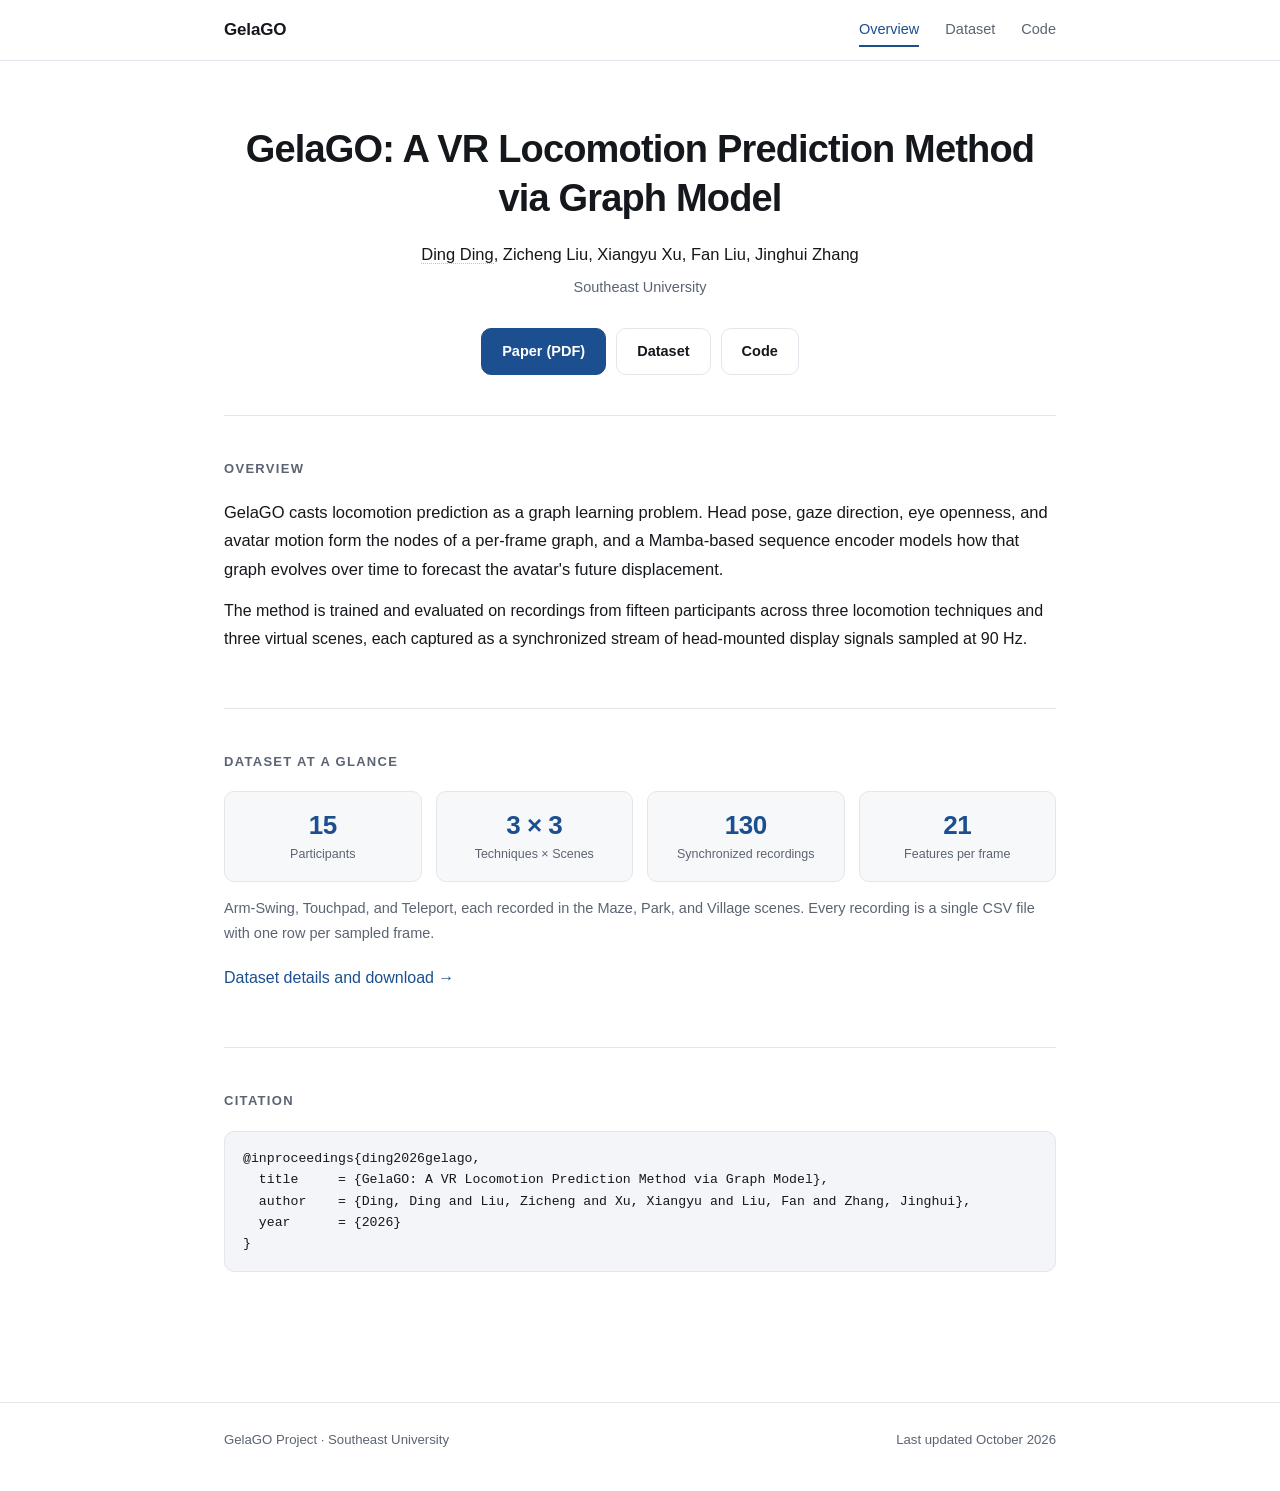
<file: index.html>
<!DOCTYPE html>
<html lang="en">
<head>
<meta charset="utf-8">
<meta name="viewport" content="width=device-width, initial-scale=1">
<title>GelaGO — A VR Locomotion Prediction Method via Graph Model</title>
<meta name="description" content="Project page for GelaGO: A VR Locomotion Prediction Method via Graph Model. Dataset and code release.">
<link rel="icon" href="data:image/svg+xml,<svg xmlns='http://www.w3.org/2000/svg' viewBox='0 0 32 32'><rect width='32' height='32' rx='7' fill='%231b4f8f'/><text x='16' y='23' font-family='system-ui,sans-serif' font-size='18' font-weight='700' fill='white' text-anchor='middle'>G</text></svg>">
<link rel="stylesheet" href="assets/style.css">
</head>
<body>

<header class="nav">
  <div class="wrap nav-inner">
    <a class="brand" href="index.html">GelaGO</a>
    <nav>
      <a href="index.html" class="active">Overview</a>
      <a href="dataset.html">Dataset</a>
      <a href="code.html">Code</a>
    </nav>
  </div>
</header>

<main>
  <div class="wrap">

    <section class="hero">
      <h1>GelaGO: A VR Locomotion Prediction Method<br>via Graph Model</h1>
      <p class="authors">
        <a href="mailto:dingding-1@seu.edu.cn">Ding Ding</a>,
        Zicheng Liu, Xiangyu Xu, Fan Liu, Jinghui Zhang
      </p>
      <p class="affil">Southeast University</p>
      <div class="actions">
        <!-- TODO: Paper 按钮换成正式 PDF 链接 -->
        <a class="btn primary" href="#">Paper (PDF)</a>
        <a class="btn" href="dataset.html">Dataset</a>
        <a class="btn" href="code.html">Code</a>
      </div>
    </section>

    <section class="block">
      <h2>Overview</h2>
      <p class="lead">
        GelaGO casts locomotion prediction as a graph learning problem. Head pose, gaze direction,
        eye openness, and avatar motion form the nodes of a per-frame graph, and a Mamba-based sequence
        encoder models how that graph evolves over time to forecast the avatar's future displacement.
      </p>
      <p>
        The method is trained and evaluated on recordings from fifteen participants across three
        locomotion techniques and three virtual scenes, each captured as a synchronized stream of
        head-mounted display signals sampled at 90 Hz.
      </p>
    </section>

    <section class="block">
      <h2>Dataset at a glance</h2>
      <div class="stats">
        <div class="stat"><span class="num">15</span><span class="lbl">Participants</span></div>
        <div class="stat"><span class="num">3 &times; 3</span><span class="lbl">Techniques &times; Scenes</span></div>
        <div class="stat"><span class="num">130</span><span class="lbl">Synchronized recordings</span></div>
        <div class="stat"><span class="num">21</span><span class="lbl">Features per frame</span></div>
      </div>
      <p class="muted" style="margin-top:14px;font-size:14.5px;">
        Arm-Swing, Touchpad, and Teleport, each recorded in the Maze, Park, and Village scenes.
        Every recording is a single CSV file with one row per sampled frame.
      </p>
      <p style="margin-top:18px;">
        <a href="dataset.html">Dataset details and download &rarr;</a>
      </p>
    </section>

    <section class="block">
      <h2>Citation</h2>
      <!-- TODO: 补充页码与 DOI -->
      <pre><code>@inproceedings{ding2026gelago,
  title     = {GelaGO: A VR Locomotion Prediction Method via Graph Model},
  author    = {Ding, Ding and Liu, Zicheng and Xu, Xiangyu and Liu, Fan and Zhang, Jinghui},
  year      = {2026}
}</code></pre>
    </section>

  </div>
</main>

<footer>
  <div class="wrap">
    <span>GelaGO Project &middot; Southeast University</span>
    <span>Last updated October 2026</span>
  </div>
</footer>

</body>
</html>
</file>
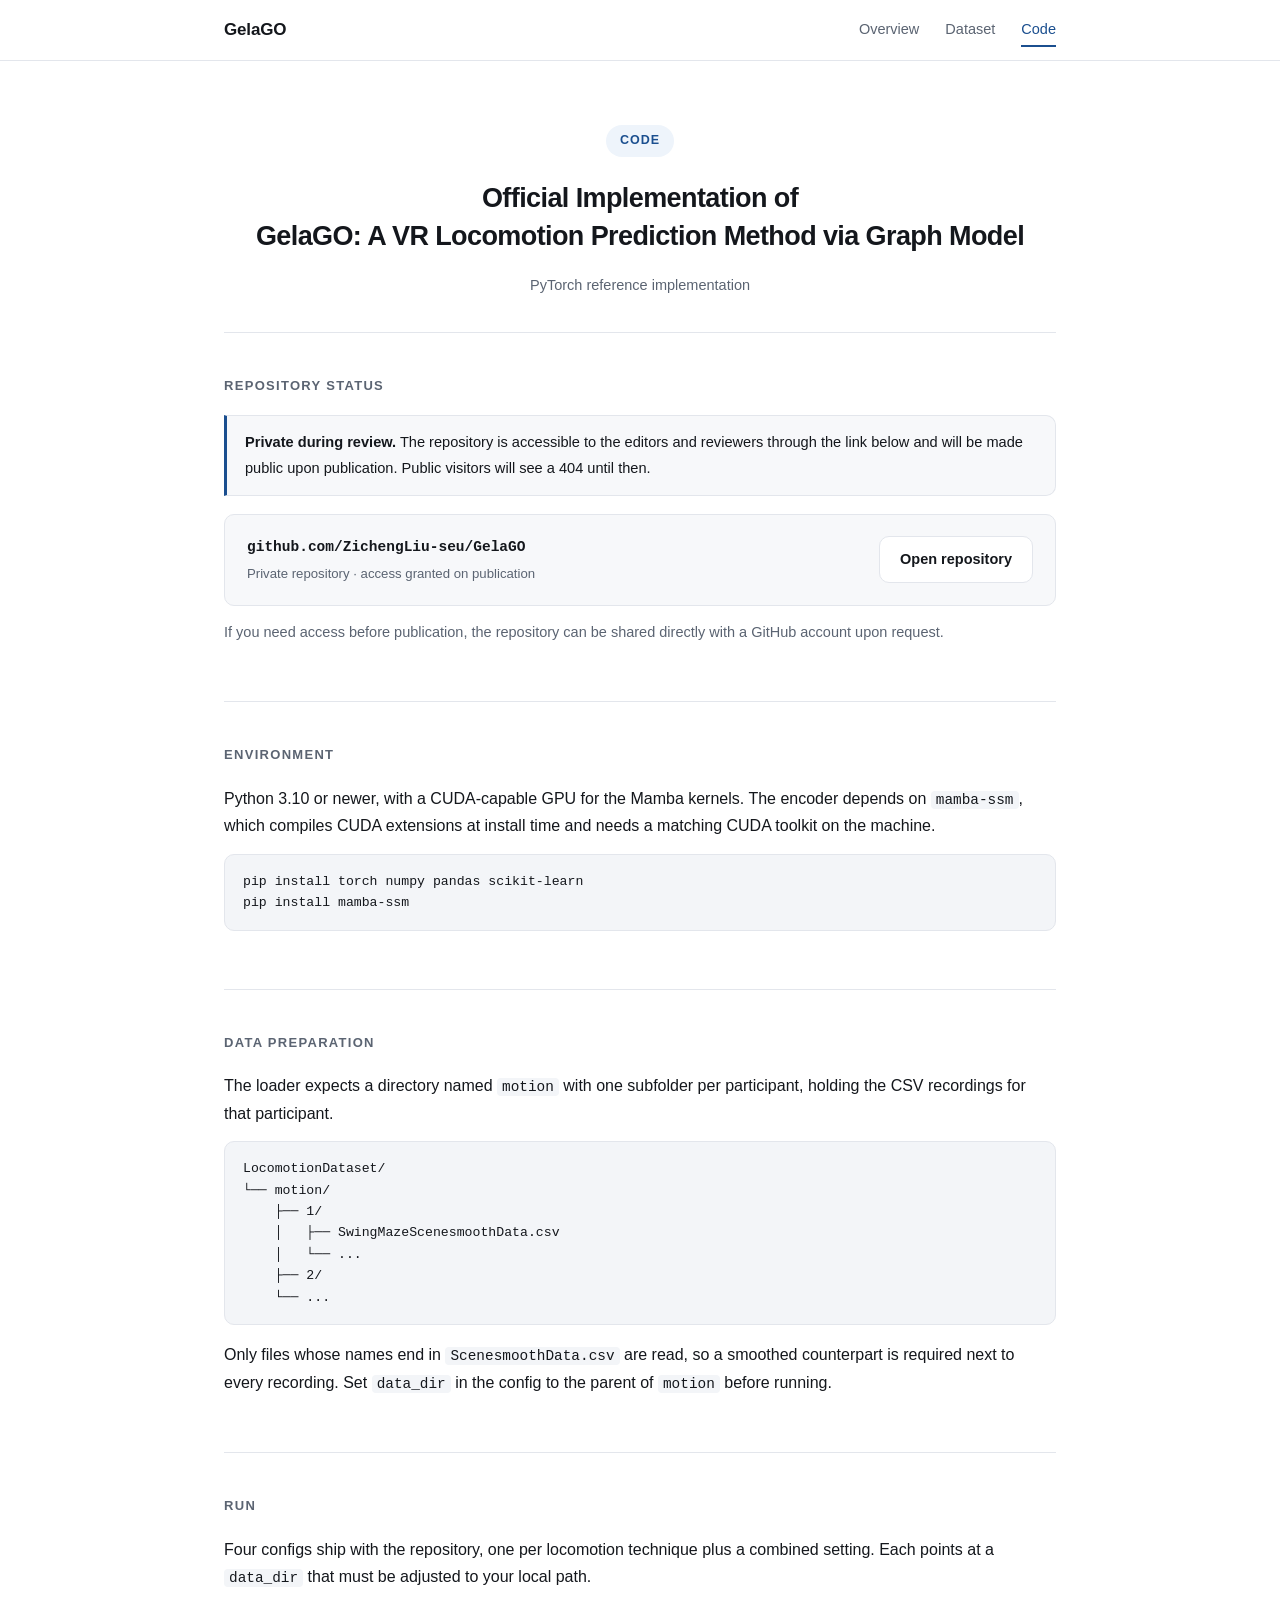
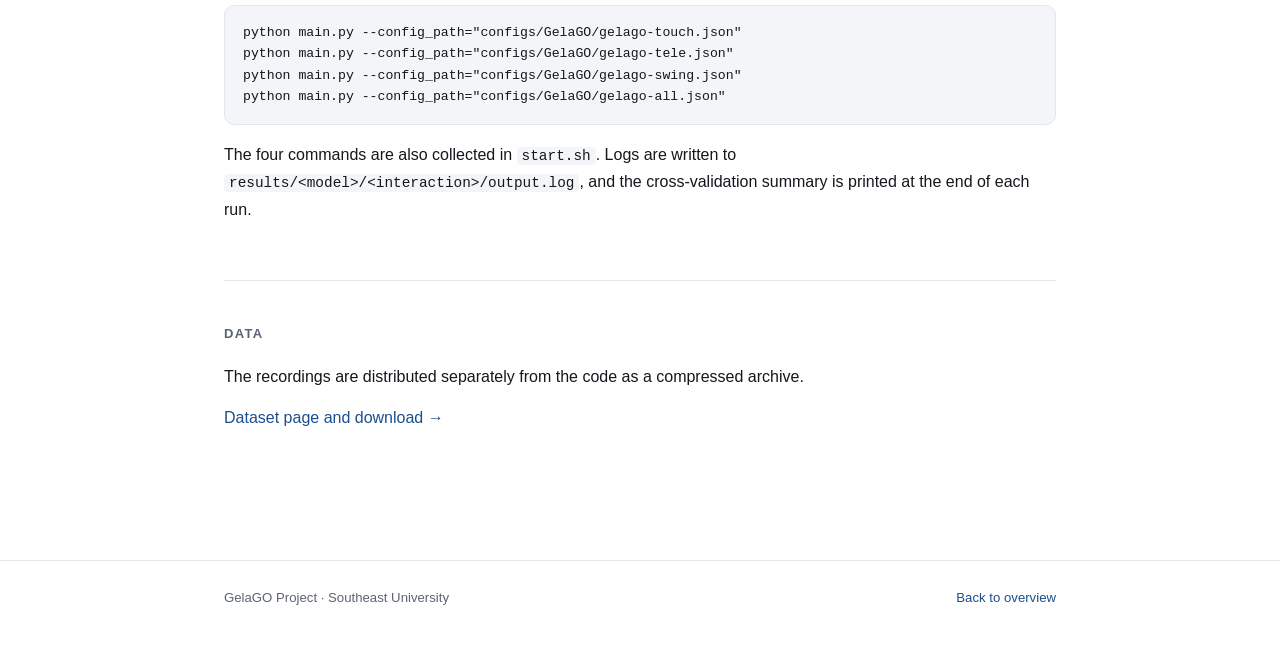
<file: code.html>
<!DOCTYPE html>
<html lang="en">
<head>
<meta charset="utf-8">
<meta name="viewport" content="width=device-width, initial-scale=1">
<title>Code — GelaGO</title>
<meta name="description" content="Official implementation of GelaGO: A VR Locomotion Prediction Method via Graph Model.">
<link rel="icon" href="data:image/svg+xml,<svg xmlns='http://www.w3.org/2000/svg' viewBox='0 0 32 32'><rect width='32' height='32' rx='7' fill='%231b4f8f'/><text x='16' y='23' font-family='system-ui,sans-serif' font-size='18' font-weight='700' fill='white' text-anchor='middle'>G</text></svg>">
<link rel="stylesheet" href="assets/style.css">
</head>
<body>

<header class="nav">
  <div class="wrap nav-inner">
    <a class="brand" href="index.html">GelaGO</a>
    <nav>
      <a href="index.html">Overview</a>
      <a href="dataset.html">Dataset</a>
      <a href="code.html" class="active">Code</a>
    </nav>
  </div>
</header>

<main>
  <div class="wrap">

    <section class="hero" style="padding-bottom:34px;">
      <div class="venue">Code</div>
      <h1 style="font-size:clamp(20px,2.6vw,27px);line-height:1.42;">
        Official Implementation of<br>GelaGO: A VR Locomotion Prediction Method via Graph Model
      </h1>
      <p class="affil" style="margin-bottom:0;">PyTorch reference implementation</p>
    </section>

    <section class="block">
      <h2>Repository status</h2>
      <div class="note">
        <strong>Private during review.</strong>
        The repository is accessible to the editors and reviewers through the link below and will be made
        public upon publication. Public visitors will see a 404 until then.
      </div>
      <!-- TODO: 换成真实仓库地址 -->
      <div class="dl">
        <div class="dl-info">
          <div class="dl-name">github.com/ZichengLiu-seu/GelaGO</div>
          <div class="dl-meta">Private repository &middot; access granted on publication</div>
        </div>
        <a class="btn" href="https://github.com/ZichengLiu-seu/GelaGO" target="_blank" rel="noopener">Open repository</a>
      </div>
      <p class="muted" style="font-size:14.5px;">
        If you need access before publication, the repository can be shared directly with a GitHub
        account upon request.
      </p>
    </section>

    <section class="block">
      <h2>Environment</h2>
      <p>
        Python 3.10 or newer, with a CUDA-capable GPU for the Mamba kernels. The encoder depends on
        <code>mamba-ssm</code>, which compiles CUDA extensions at install time and needs a matching
        CUDA toolkit on the machine.
      </p>
      <pre><code>pip install torch numpy pandas scikit-learn
pip install mamba-ssm</code></pre>
    </section>

    <section class="block">
      <h2>Data preparation</h2>
      <p>
        The loader expects a directory named <code>motion</code> with one subfolder per participant,
        holding the CSV recordings for that participant.
      </p>
      <pre><code>LocomotionDataset/
└── motion/
    ├── 1/
    │   ├── SwingMazeScenesmoothData.csv
    │   └── ...
    ├── 2/
    └── ...</code></pre>
      <p>
        Only files whose names end in <code>ScenesmoothData.csv</code> are read, so a smoothed
        counterpart is required next to every recording. Set <code>data_dir</code> in the config to the
        parent of <code>motion</code> before running.
      </p>
    </section>

    <section class="block">
      <h2>Run</h2>
      <p>
        Four configs ship with the repository, one per locomotion technique plus a combined setting.
        Each points at a <code>data_dir</code> that must be adjusted to your local path.
      </p>
      <pre><code>python main.py --config_path="configs/GelaGO/gelago-touch.json"
python main.py --config_path="configs/GelaGO/gelago-tele.json"
python main.py --config_path="configs/GelaGO/gelago-swing.json"
python main.py --config_path="configs/GelaGO/gelago-all.json"</code></pre>
      <p>
        The four commands are also collected in <code>start.sh</code>. Logs are written to
        <code>results/&lt;model&gt;/&lt;interaction&gt;/output.log</code>, and the cross-validation summary is
        printed at the end of each run.
      </p>
    </section>

    <section class="block">
      <h2>Data</h2>
      <p>
        The recordings are distributed separately from the code as a compressed archive.
      </p>
      <p><a href="dataset.html">Dataset page and download &rarr;</a></p>
    </section>

  </div>
</main>

<footer>
  <div class="wrap">
    <span>GelaGO Project &middot; Southeast University</span>
    <span><a href="index.html">Back to overview</a></span>
  </div>
</footer>

</body>
</html>
</file>
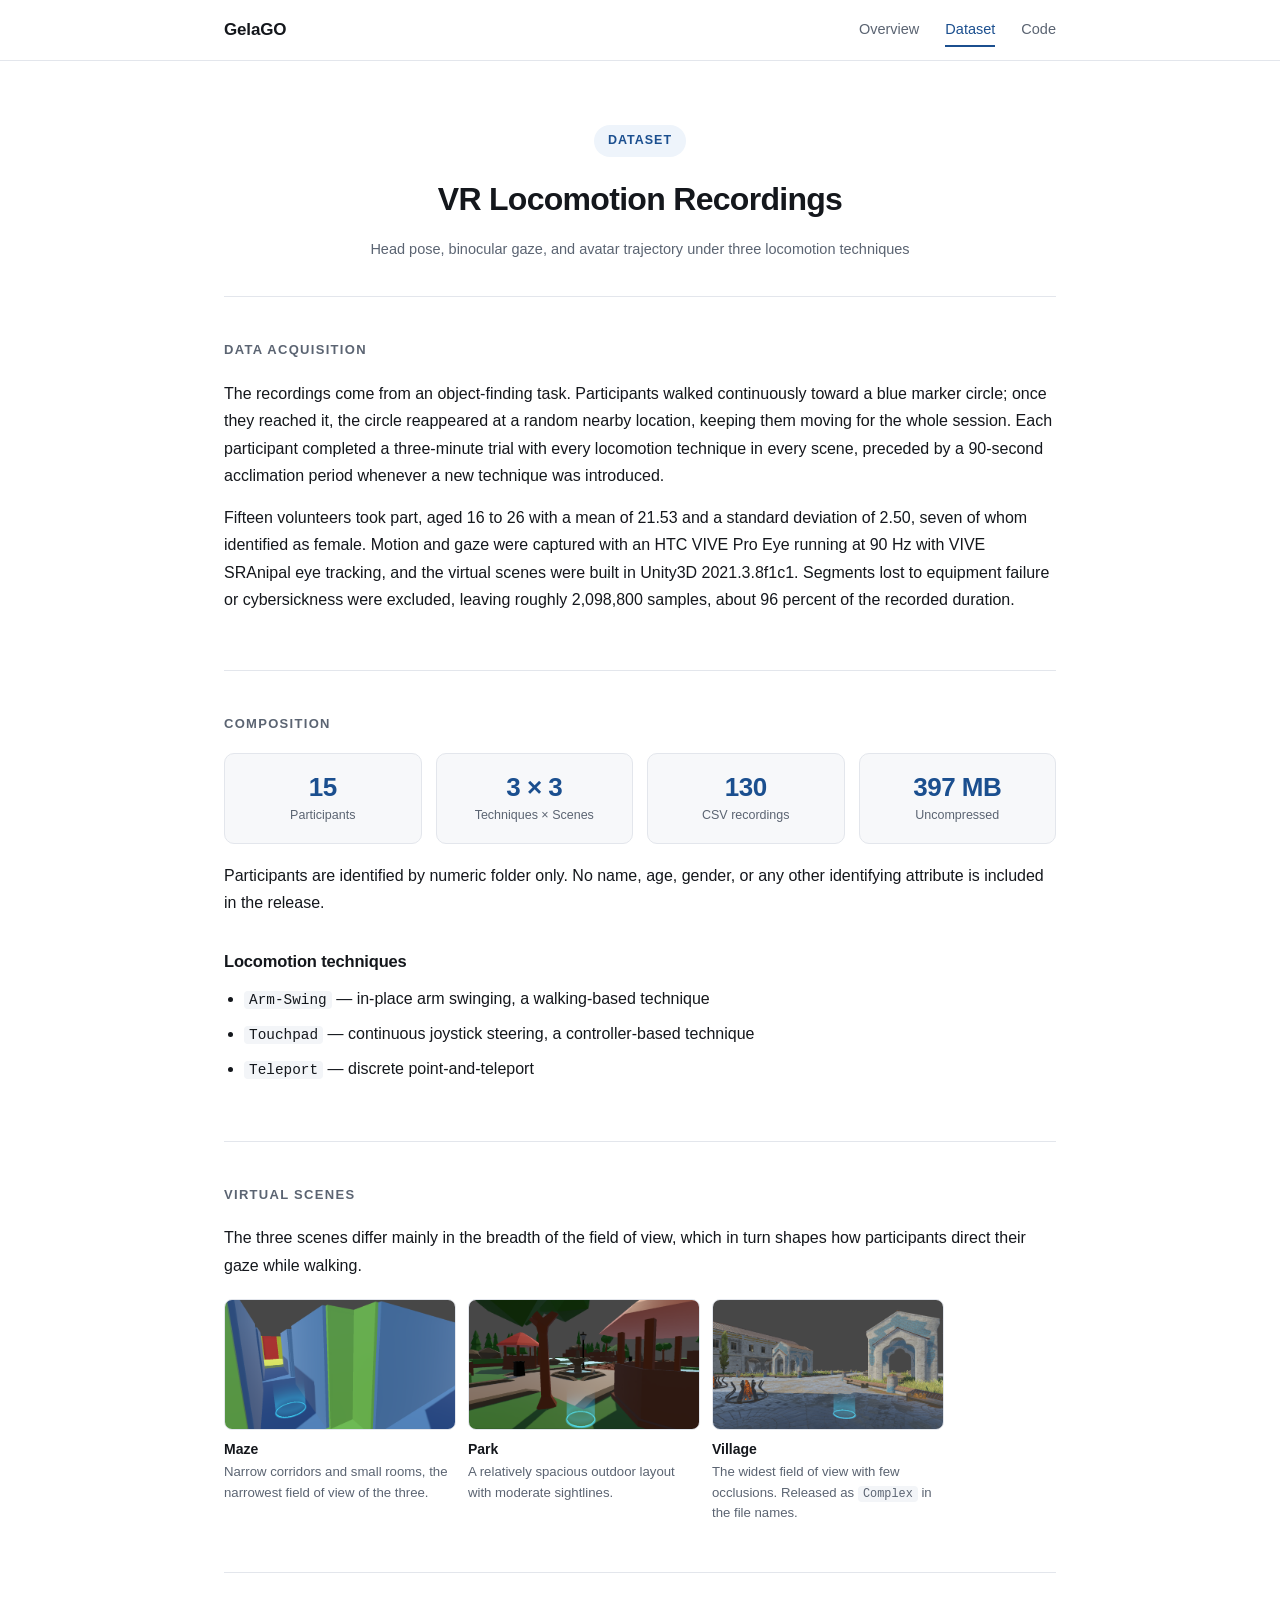
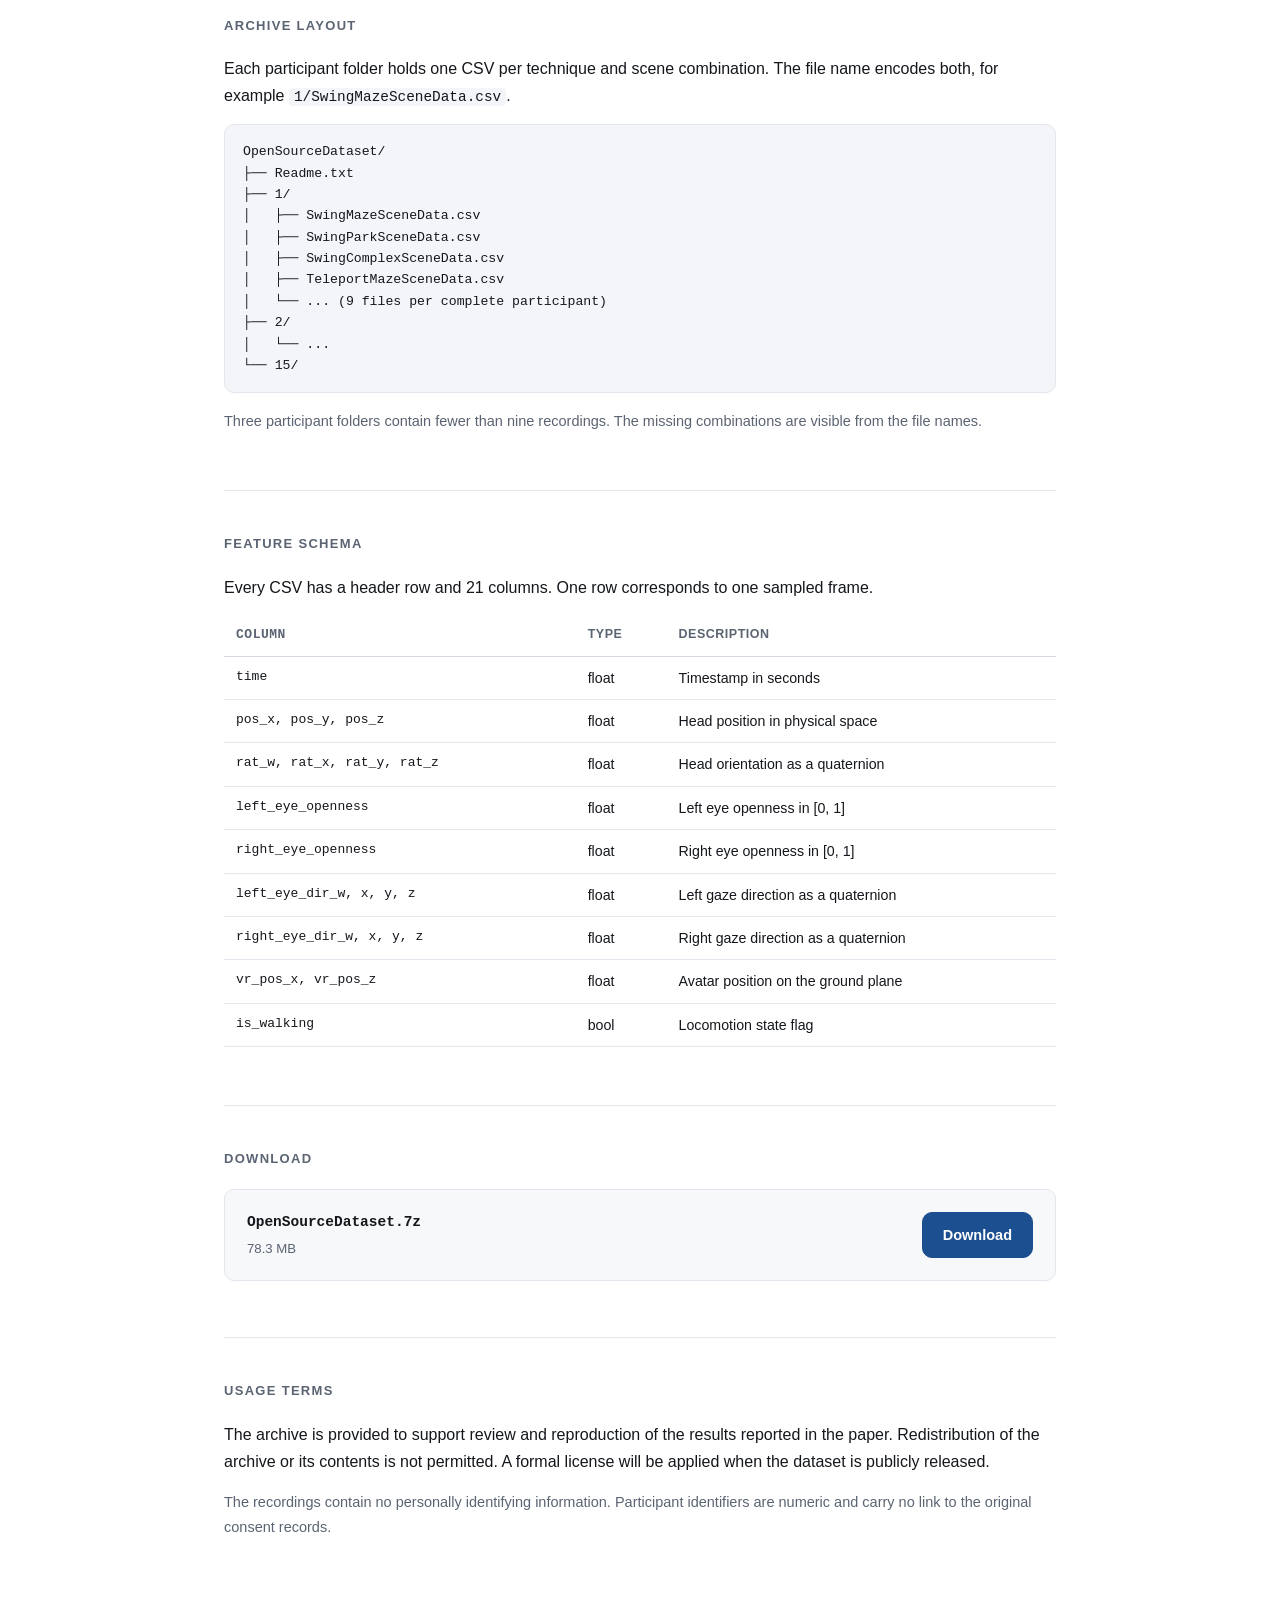
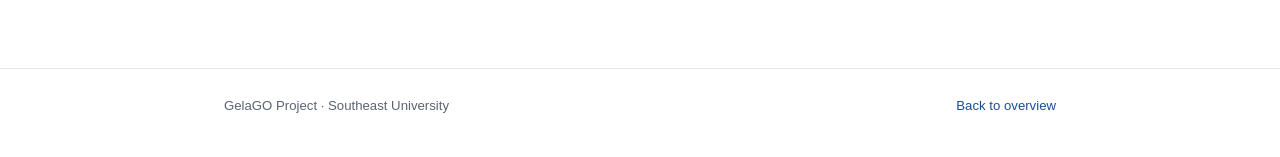
<file: dataset.html>
<!DOCTYPE html>
<html lang="en">
<head>
<meta charset="utf-8">
<meta name="viewport" content="width=device-width, initial-scale=1">
<title>Dataset — GelaGO</title>
<meta name="description" content="VR locomotion recordings from 15 participants across three locomotion techniques and three virtual scenes, captured as synchronized head pose and gaze streams at 90 Hz.">
<link rel="icon" href="data:image/svg+xml,<svg xmlns='http://www.w3.org/2000/svg' viewBox='0 0 32 32'><rect width='32' height='32' rx='7' fill='%231b4f8f'/><text x='16' y='23' font-family='system-ui,sans-serif' font-size='18' font-weight='700' fill='white' text-anchor='middle'>G</text></svg>">
<link rel="stylesheet" href="assets/style.css">
</head>
<body>

<header class="nav">
  <div class="wrap nav-inner">
    <a class="brand" href="index.html">GelaGO</a>
    <nav>
      <a href="index.html">Overview</a>
      <a href="dataset.html" class="active">Dataset</a>
      <a href="code.html">Code</a>
    </nav>
  </div>
</header>

<main>
  <div class="wrap">

    <section class="hero" style="padding-bottom:34px;">
      <div class="venue">Dataset</div>
      <h1 style="font-size:clamp(24px,3.4vw,32px);">VR Locomotion Recordings</h1>
      <p class="affil" style="margin-bottom:0;">
        Head pose, binocular gaze, and avatar trajectory under three locomotion techniques
      </p>
    </section>

    <section class="block">
      <h2>Data acquisition</h2>
      <p>
        The recordings come from an object-finding task. Participants walked continuously toward a blue
        marker circle; once they reached it, the circle reappeared at a random nearby location, keeping
        them moving for the whole session. Each participant completed a three-minute trial with every
        locomotion technique in every scene, preceded by a 90-second acclimation period whenever a
        new technique was introduced.
      </p>
      <p>
        Fifteen volunteers took part, aged 16 to 26 with a mean of 21.53 and a standard deviation of
        2.50, seven of whom identified as female. Motion and gaze were captured with an HTC VIVE Pro Eye
        running at 90 Hz with VIVE SRAnipal eye tracking, and the virtual scenes were built in Unity3D
        2021.3.8f1c1. Segments lost to equipment failure or cybersickness were excluded, leaving roughly
        2,098,800 samples, about 96 percent of the recorded duration.
      </p>
    </section>

    <section class="block">
      <h2>Composition</h2>
      <div class="stats">
        <div class="stat"><span class="num">15</span><span class="lbl">Participants</span></div>
        <div class="stat"><span class="num">3 &times; 3</span><span class="lbl">Techniques &times; Scenes</span></div>
        <div class="stat"><span class="num">130</span><span class="lbl">CSV recordings</span></div>
        <div class="stat"><span class="num">397 MB</span><span class="lbl">Uncompressed</span></div>
      </div>
      <p style="margin-top:18px;">
        Participants are identified by numeric folder only. No name, age, gender, or any other
        identifying attribute is included in the release.
      </p>

      <h3>Locomotion techniques</h3>
      <ul class="plain">
        <li><code>Arm-Swing</code> — in-place arm swinging, a walking-based technique</li>
        <li><code>Touchpad</code> — continuous joystick steering, a controller-based technique</li>
        <li><code>Teleport</code> — discrete point-and-teleport</li>
      </ul>
    </section>

    <section class="block">
      <h2>Virtual scenes</h2>
      <p>
        The three scenes differ mainly in the breadth of the field of view, which in turn shapes how
        participants direct their gaze while walking.
      </p>
      <div class="scenes">
        <figure class="scene">
          <img src="assets/img/maze.png" alt="Maze scene screenshot">
          <figcaption>
            <strong>Maze</strong>
            Narrow corridors and small rooms, the narrowest field of view of the three.
          </figcaption>
        </figure>
        <figure class="scene">
          <img src="assets/img/park.png" alt="Park scene screenshot">
          <figcaption>
            <strong>Park</strong>
            A relatively spacious outdoor layout with moderate sightlines.
          </figcaption>
        </figure>
        <figure class="scene">
          <img src="assets/img/village.png" alt="Village scene screenshot">
          <figcaption>
            <strong>Village</strong>
            The widest field of view with few occlusions. Released as <code>Complex</code> in the file
            names.
          </figcaption>
        </figure>
      </div>
    </section>

    <section class="block">
      <h2>Archive layout</h2>
      <p>
        Each participant folder holds one CSV per technique and scene combination. The file name encodes
        both, for example <code>1/SwingMazeSceneData.csv</code>.
      </p>
      <pre><code>OpenSourceDataset/
├── Readme.txt
├── 1/
│   ├── SwingMazeSceneData.csv
│   ├── SwingParkSceneData.csv
│   ├── SwingComplexSceneData.csv
│   ├── TeleportMazeSceneData.csv
│   └── ... (9 files per complete participant)
├── 2/
│   └── ...
└── 15/</code></pre>
      <p class="muted" style="font-size:14.5px;">
        Three participant folders contain fewer than nine recordings. The missing combinations are
        visible from the file names.
      </p>
    </section>

    <section class="block">
      <h2>Feature schema</h2>
      <p>Every CSV has a header row and 21 columns. One row corresponds to one sampled frame.</p>
      <table>
        <thead>
          <tr><th class="mono">Column</th><th>Type</th><th>Description</th></tr>
        </thead>
        <tbody>
          <tr><td class="mono">time</td><td>float</td><td>Timestamp in seconds</td></tr>
          <tr><td class="mono">pos_x, pos_y, pos_z</td><td>float</td><td>Head position in physical space</td></tr>
          <tr><td class="mono">rat_w, rat_x, rat_y, rat_z</td><td>float</td><td>Head orientation as a quaternion</td></tr>
          <tr><td class="mono">left_eye_openness</td><td>float</td><td>Left eye openness in [0, 1]</td></tr>
          <tr><td class="mono">right_eye_openness</td><td>float</td><td>Right eye openness in [0, 1]</td></tr>
          <tr><td class="mono">left_eye_dir_w, x, y, z</td><td>float</td><td>Left gaze direction as a quaternion</td></tr>
          <tr><td class="mono">right_eye_dir_w, x, y, z</td><td>float</td><td>Right gaze direction as a quaternion</td></tr>
          <tr><td class="mono">vr_pos_x, vr_pos_z</td><td>float</td><td>Avatar position on the ground plane</td></tr>
          <tr><td class="mono">is_walking</td><td>bool</td><td>Locomotion state flag</td></tr>
        </tbody>
      </table>
    </section>

    <section class="block">
      <h2>Download</h2>
      <div class="dl">
        <div class="dl-info">
          <div class="dl-name">OpenSourceDataset.7z</div>
          <div class="dl-meta">78.3 MB</div>
        </div>
        <a class="btn primary" href="files/OpenSourceDataset.7z" download>Download</a>
      </div>
    </section>

    <section class="block">
      <h2>Usage terms</h2>
      <p>
        The archive is provided to support review and reproduction of the results reported in the paper.
        Redistribution of the archive or its contents is not permitted. A formal license will be applied
        when the dataset is publicly released.
      </p>
      <p class="muted" style="font-size:14.5px;">
        The recordings contain no personally identifying information. Participant identifiers are numeric
        and carry no link to the original consent records.
      </p>
    </section>

  </div>
</main>

<footer>
  <div class="wrap">
    <span>GelaGO Project &middot; Southeast University</span>
    <span><a href="index.html">Back to overview</a></span>
  </div>
</footer>

</body>
</html>
</file>
<file: assets/style.css>
:root {
  --bg: #ffffff;
  --bg-soft: #f7f8fa;
  --bg-code: #f3f5f8;
  --text: #14171c;
  --muted: #5b6472;
  --line: #e3e6ec;
  --accent: #1b4f8f;
  --accent-2: #2f6db5;
  --accent-soft: #eef4fb;
  --warn-bg: #fdf6e8;
  --warn-line: #f0dcae;
  --warn-text: #7a5a12;
  --radius: 10px;
  --mono: "SFMono-Regular", Consolas, "Liberation Mono", Menlo, monospace;
}

* { box-sizing: border-box; }

html { -webkit-text-size-adjust: 100%; }

body {
  margin: 0;
  background: var(--bg);
  color: var(--text);
  font-family: -apple-system, BlinkMacSystemFont, "Segoe UI", Roboto, "Helvetica Neue", Arial, "Noto Sans", sans-serif;
  font-size: 16px;
  line-height: 1.72;
  -webkit-font-smoothing: antialiased;
}

.wrap {
  max-width: 880px;
  margin: 0 auto;
  padding: 0 24px;
}

a { color: var(--accent); text-decoration: none; }
a:hover { text-decoration: underline; }

/* ---------- nav ---------- */

.nav {
  position: sticky;
  top: 0;
  z-index: 20;
  background: rgba(255, 255, 255, 0.86);
  backdrop-filter: saturate(180%) blur(12px);
  border-bottom: 1px solid var(--line);
}

.nav-inner {
  display: flex;
  align-items: center;
  justify-content: space-between;
  height: 60px;
}

.brand {
  font-weight: 700;
  font-size: 17px;
  letter-spacing: -0.01em;
  color: var(--text);
}

.brand:hover { text-decoration: none; }

.nav nav { display: flex; gap: 26px; }

.nav nav a {
  color: var(--muted);
  font-size: 14.5px;
  padding: 4px 0;
  border-bottom: 2px solid transparent;
}

.nav nav a:hover { color: var(--text); text-decoration: none; }

.nav nav a.active {
  color: var(--accent);
  border-bottom-color: var(--accent);
}

/* ---------- hero ---------- */

.hero {
  padding: 64px 0 40px;
  text-align: center;
  border-bottom: 1px solid var(--line);
}

.venue {
  display: inline-block;
  font-size: 12.5px;
  font-weight: 600;
  letter-spacing: 0.08em;
  text-transform: uppercase;
  color: var(--accent);
  background: var(--accent-soft);
  border-radius: 999px;
  padding: 5px 14px;
  margin-bottom: 22px;
}

.hero h1 {
  font-size: clamp(27px, 4.2vw, 38px);
  line-height: 1.28;
  font-weight: 650;
  letter-spacing: -0.022em;
  margin: 0 0 18px;
}

.authors {
  font-size: 16.5px;
  color: var(--text);
  margin: 0 0 6px;
}

.authors .sep { color: var(--muted); margin: 0 2px; }

.authors a {
  color: var(--text);
  border-bottom: 1px dotted #b8c2d0;
}

.authors a:hover {
  color: var(--accent);
  border-bottom-color: var(--accent);
  text-decoration: none;
}

.affil {
  font-size: 14.5px;
  color: var(--muted);
  margin: 0 0 28px;
}

.subtitle {
  font-size: 16.5px;
  line-height: 1.55;
  color: var(--muted);
  max-width: 620px;
  margin: 0 auto 20px;
}

.actions {
  display: flex;
  flex-wrap: wrap;
  gap: 10px;
  justify-content: center;
}

.btn {
  display: inline-flex;
  align-items: center;
  gap: 7px;
  font-size: 14.5px;
  font-weight: 550;
  padding: 10px 20px;
  border-radius: var(--radius);
  border: 1px solid var(--line);
  color: var(--text);
  background: #fff;
  transition: border-color .15s, background .15s, color .15s;
}

.btn:hover {
  text-decoration: none;
  border-color: #c6cfdb;
  background: var(--bg-soft);
}

.btn.primary {
  background: var(--accent);
  border-color: var(--accent);
  color: #fff;
}

.btn.primary:hover { background: var(--accent-2); border-color: var(--accent-2); }

/* ---------- sections ---------- */

main { padding-bottom: 72px; }

section.block { padding: 42px 0; border-bottom: 1px solid var(--line); }

section.block:last-of-type { border-bottom: none; }

h2 {
  font-size: 13px;
  font-weight: 700;
  letter-spacing: 0.1em;
  text-transform: uppercase;
  color: var(--muted);
  margin: 0 0 18px;
}

h3 {
  font-size: 16.5px;
  font-weight: 640;
  letter-spacing: -0.01em;
  margin: 30px 0 10px;
}

p { margin: 0 0 14px; }

p.lead { font-size: 16.5px; }

.muted { color: var(--muted); }

/* ---------- stats ---------- */

.stats {
  display: grid;
  grid-template-columns: repeat(4, 1fr);
  gap: 14px;
  margin: 4px 0 8px;
}

.stat {
  background: var(--bg-soft);
  border: 1px solid var(--line);
  border-radius: var(--radius);
  padding: 18px 16px;
  text-align: center;
}

.stat .num {
  display: block;
  font-size: 26px;
  font-weight: 680;
  letter-spacing: -0.02em;
  color: var(--accent);
  line-height: 1.2;
}

.stat .lbl {
  display: block;
  font-size: 12.5px;
  color: var(--muted);
  margin-top: 4px;
  line-height: 1.4;
}

/* ---------- code ---------- */

pre {
  background: var(--bg-code);
  border: 1px solid var(--line);
  border-radius: var(--radius);
  padding: 16px 18px;
  overflow-x: auto;
  font-family: var(--mono);
  font-size: 13.2px;
  line-height: 1.62;
  margin: 0 0 16px;
}

code {
  font-family: var(--mono);
  font-size: 0.9em;
  background: var(--bg-code);
  padding: 1px 5px;
  border-radius: 4px;
}

pre code { background: none; padding: 0; font-size: inherit; }

/* ---------- table ---------- */

table {
  width: 100%;
  border-collapse: collapse;
  font-size: 14.2px;
  margin: 0 0 16px;
}

th, td {
  text-align: left;
  padding: 9px 12px;
  border-bottom: 1px solid var(--line);
  vertical-align: top;
}

th {
  font-weight: 640;
  font-size: 12.5px;
  letter-spacing: 0.04em;
  text-transform: uppercase;
  color: var(--muted);
  border-bottom: 1.5px solid #d5dae2;
}

tbody tr:hover { background: #fafbfc; }

td.mono, th.mono { font-family: var(--mono); font-size: 13px; }

/* ---------- callout ---------- */

.callout {
  background: var(--warn-bg);
  border: 1px solid var(--warn-line);
  border-radius: var(--radius);
  padding: 16px 18px;
  margin: 0 0 18px;
  font-size: 14.6px;
  color: var(--warn-text);
}

.callout strong { color: #5e4409; }

.note {
  background: var(--bg-soft);
  border: 1px solid var(--line);
  border-left: 3px solid var(--accent);
  border-radius: 0 var(--radius) var(--radius) 0;
  padding: 14px 18px;
  margin: 0 0 18px;
  font-size: 14.6px;
}

/* ---------- download card ---------- */

.dl {
  display: flex;
  align-items: center;
  justify-content: space-between;
  gap: 18px;
  flex-wrap: wrap;
  background: var(--bg-soft);
  border: 1px solid var(--line);
  border-radius: var(--radius);
  padding: 20px 22px;
  margin: 0 0 14px;
}

.dl-info { min-width: 240px; }

.dl-name {
  font-family: var(--mono);
  font-size: 14.5px;
  font-weight: 600;
  margin-bottom: 3px;
}

.dl-meta { font-size: 13.2px; color: var(--muted); }

/* ---------- scene grid ---------- */

.scenes {
  display: grid;
  grid-template-columns: repeat(3, 1fr);
  gap: 12px;
  max-width: 720px;
  margin: 20px 0 6px;
}

.scene { margin: 0; }

.scene img {
  display: block;
  width: 100%;
  aspect-ratio: 16 / 9;
  object-fit: cover;
  border: 1px solid var(--line);
  border-radius: 8px;
  background: var(--bg-soft);
}

.scene figcaption {
  font-size: 13.2px;
  line-height: 1.55;
  color: var(--muted);
  margin-top: 9px;
}

.scene figcaption strong {
  display: block;
  font-size: 14px;
  font-weight: 640;
  color: var(--text);
  margin-bottom: 2px;
}

/* ---------- misc ---------- */

ul.plain { padding-left: 20px; margin: 0 0 16px; }
ul.plain li { margin-bottom: 7px; }

footer {
  border-top: 1px solid var(--line);
  padding: 26px 0 40px;
  font-size: 13.2px;
  color: var(--muted);
}

footer .wrap {
  display: flex;
  justify-content: space-between;
  gap: 16px;
  flex-wrap: wrap;
}

@media (max-width: 720px) {
  .stats { grid-template-columns: repeat(2, 1fr); }
  .scenes { grid-template-columns: 1fr; }
  .hero { padding: 44px 0 32px; }
  .nav nav { gap: 18px; }
  .wrap { padding: 0 18px; }
  table { font-size: 13.4px; }
  th, td { padding: 8px 8px; }
}
</file>
